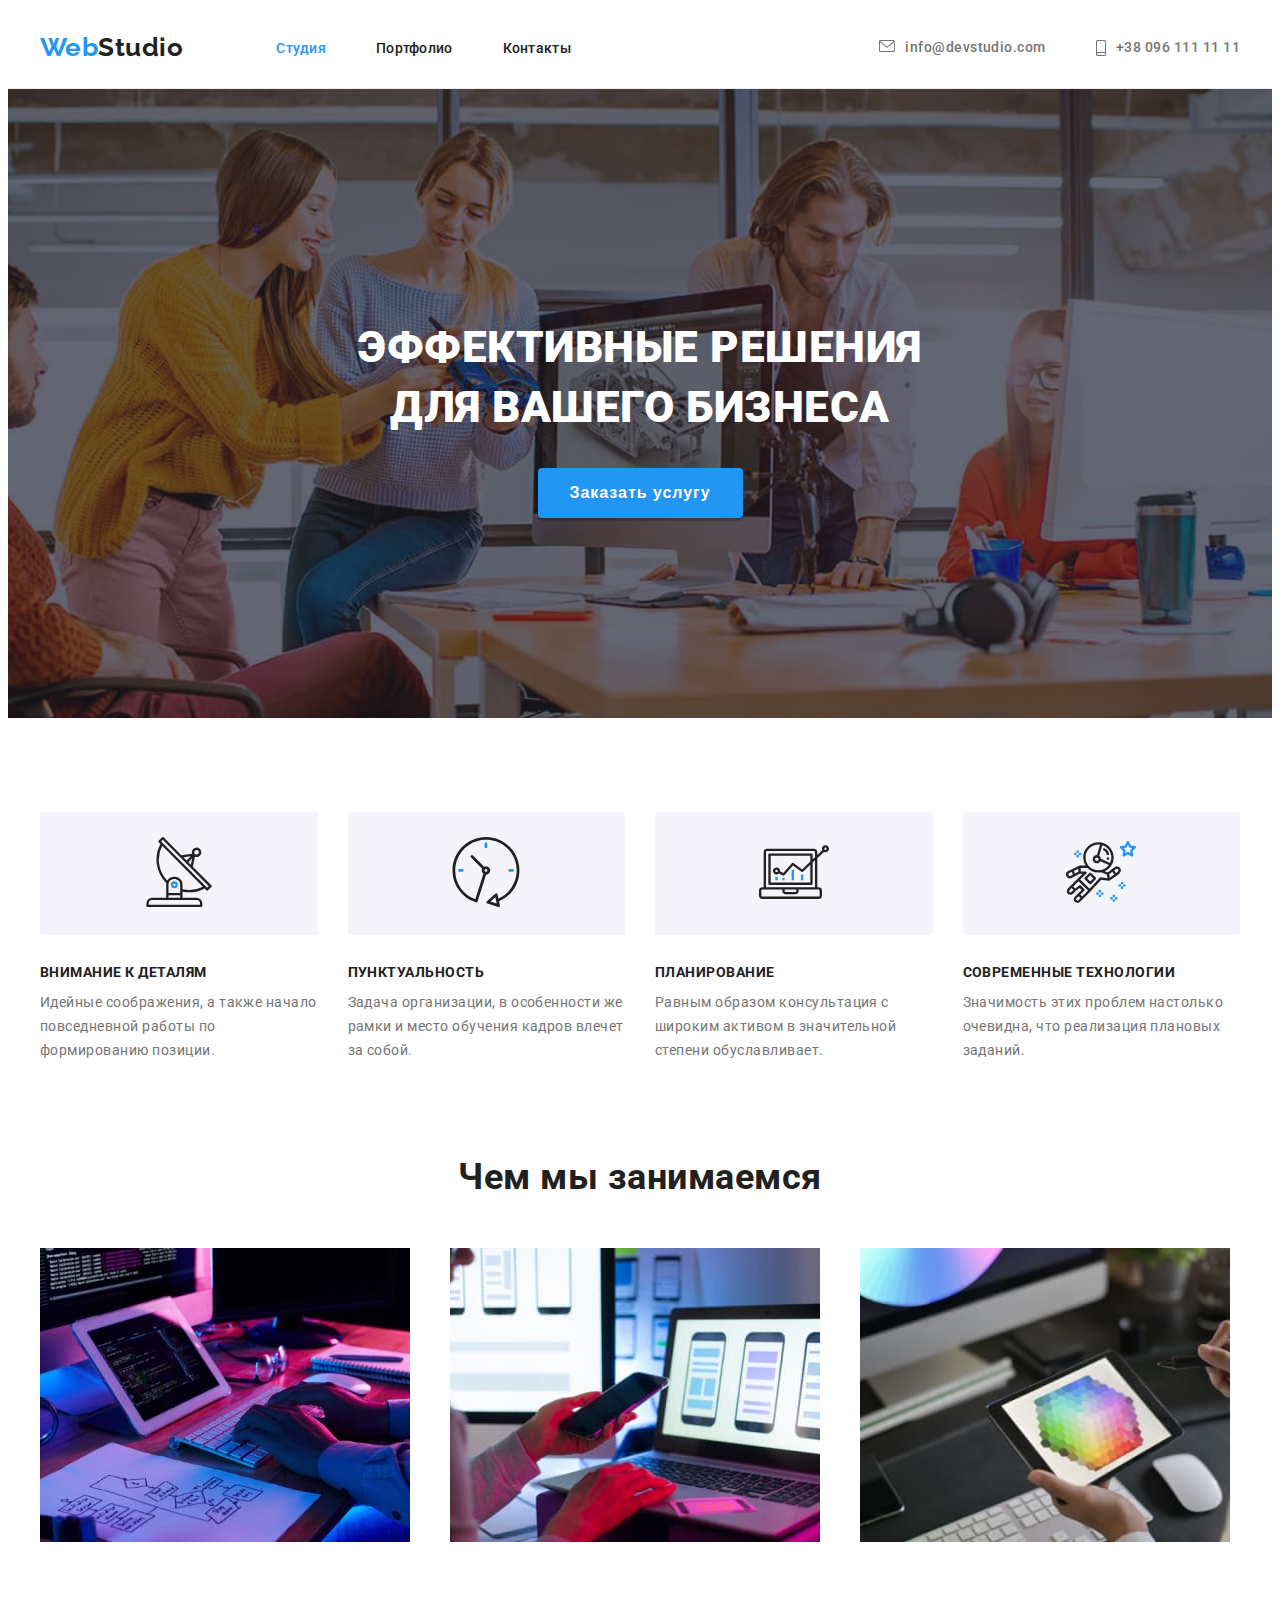
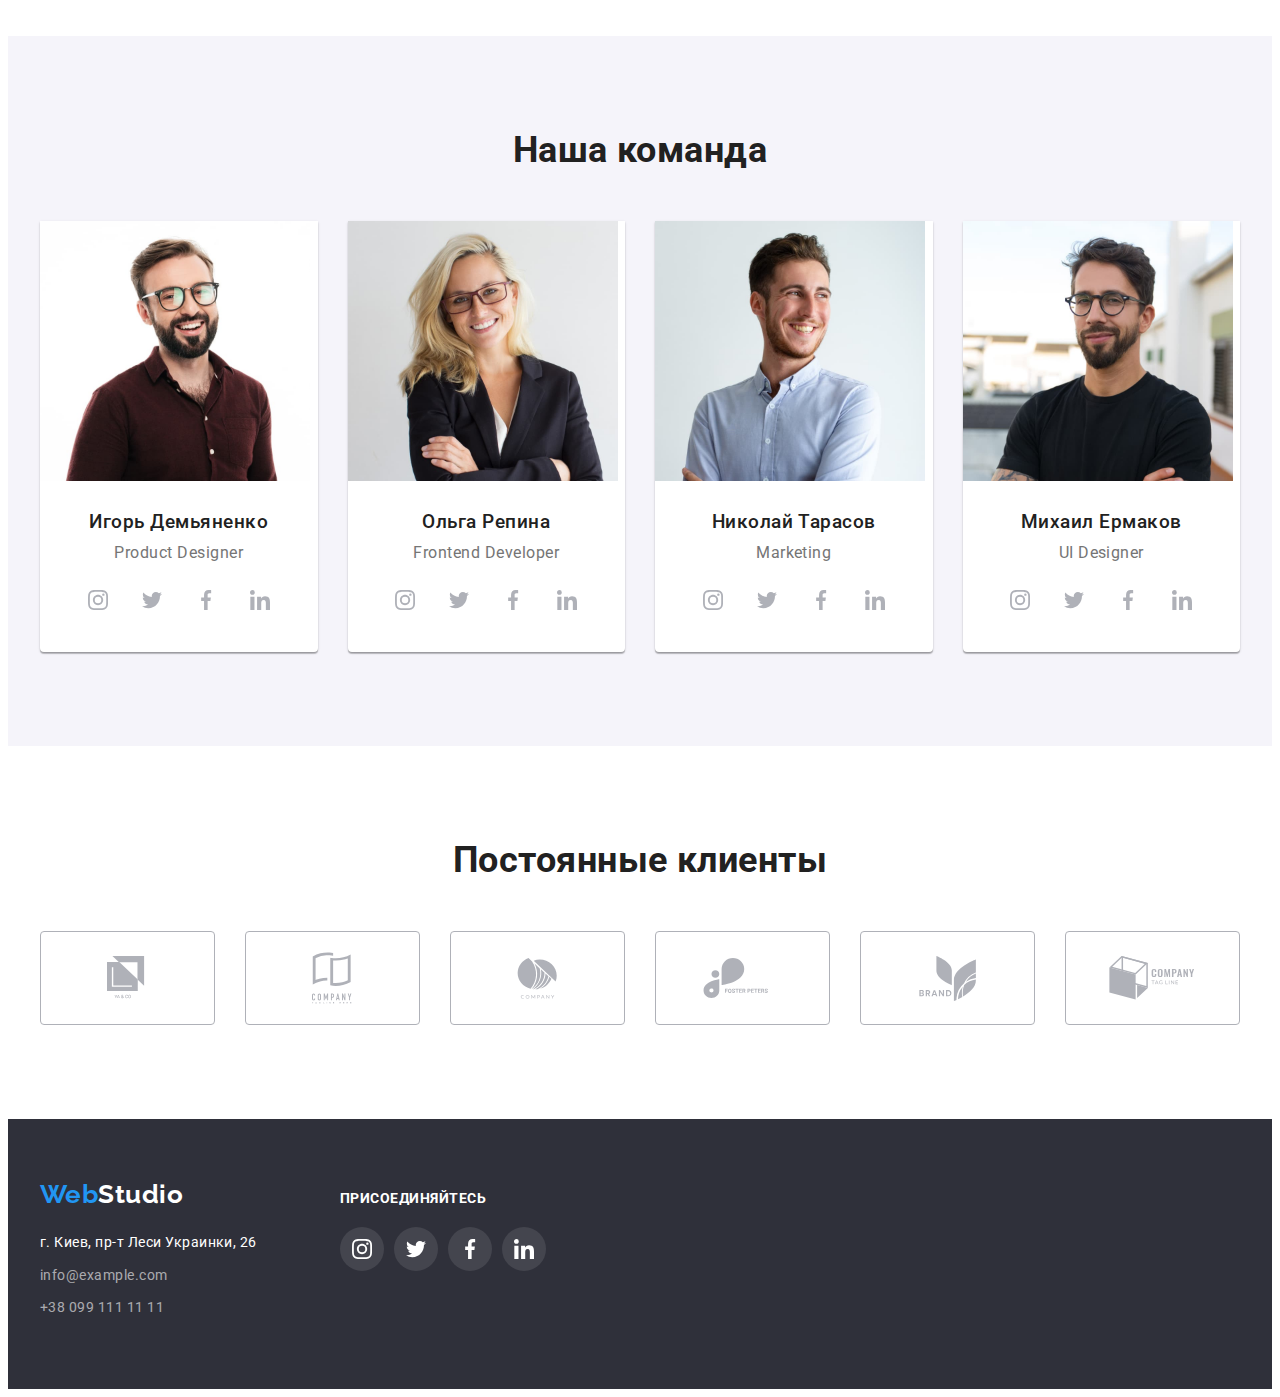
<file: index.html>
<!DOCTYPE html>
<html lang="ru">

<head>
  <meta charset="UTF-8" />
  <meta http-equiv="X-UA-Compatible" content="IE=edge" />
  <meta name="viewport" content="width=device-width, initial-scale=1.0" />
  <title>Студия</title>

  <link rel="preconnect" href="https://fonts.gstatic.com" />
  <link href="https://fonts.googleapis.com/css2?family=Raleway:wght@700&family=Roboto:wght@400;500;700;900&display=swap"
    rel="stylesheet" />
  <link rel="stylesheet" href="https://cdnjs.cloudflare.com/ajax/libs/modern-normalize/1.0.0/modern-normalize.min.css"
    integrity="sha512-ISS7cAi1PEhQ8jnbJpJZMd29NlhNj4AWYyLOSp2CE/CsHxTCu+r+t0D2yoJudVrd0/8fTVPUVDzY5Tvli75u/g=="
    crossorigin="anonymous" />

  <link rel="stylesheet" href="./css/styles.css" />
</head>

<body>
  <header class="site-header">
      <div class="container">
        <a href="./index.html" lang="en" class="logo"><span>Web</span>Studio</a>
        <nav>
          <ul class="nav-links list-none">
            <li class="item"><a href="./index.html" class="link current">Студия</a></li>
            <li class="item">
              <a href="./portfolio.html" class="link">Портфолио</a>
            </li>
            <li class="item"><a href="#" class="link">Контакты</a></li>
          </ul>
        </nav>
        <ul class="contact-header list-none">
          <li class="item">
            <a href="mailto:info@devstudio.com" class="link">
              <svg width="16" height="12" class="contact-icon">
                <use href="./images/icons.svg#envelope"></use>
              </svg>
              info@devstudio.com
            </a>
          </li>
          <li class="item">
            <a href="tel:+380961111111" class="link">
              <svg width="10" height="16" class="contact-icon">
                <use href="./images/icons.svg#smartphone"></use>
              </svg>
              +38 096 111 11 11
            </a>
          </li>
        </ul>
      </div>
    </header>
  <main>
    <!--Герой-->
    <section class="hero">
      <h1 class="hero-title">Эффективные решения для вашего бизнеса</h1>
      <button type="button" class="btn primary">Заказать услугу</button>
    </section>
    <!--Особенности-->
    <section class="features section">
      <div class="container">
        <h2 class="visually-hidden">Особенности</h2>
        <ul class="features-list list-none">
          <li class="features-item">
            <div class="icon-block">
              <svg class="icon">
                <use href="./images/icons.svg#antenna"></use>
              </svg>
            </div>
            <h3 class="item-title">Внимание к деталям</h3>
            <p class="item-info">
              Идейные соображения, а также начало повседневной работы по
              формированию позиции.
            </p>
          </li>
          <li class="features-item">
            <div class="icon-block">
              <svg class="icon">
                <use href="./images/icons.svg#clock"></use>
              </svg>
            </div>
            <h3 class="item-title">Пунктуальность</h3>
            <p class="item-info">
              Задача организации, в особенности же рамки и место обучения
              кадров влечет за собой.
            </p>
          </li>
          <li class="features-item">
            <div class="icon-block">
              <svg class="icon">
                <use href="./images/icons.svg#diagram"></use>
              </svg>
            </div>
            <h3 class="item-title">Планирование</h3>
            <p class="item-info">
              Равным образом консультация с широким активом в значительной
              степени обуславливает.
            </p>
          </li>
          <li class="features-item">
            <div class="icon-block">
              <svg class="icon">
                <use href="./images/icons.svg#astronaut"></use>
              </svg>
            </div>
            <h3 class="item-title">Современные технологии</h3>
            <p class="item-info">
              Значимость этих проблем настолько очевидна, что реализация
              плановых заданий.
            </p>
          </li>
        </ul>
      </div>
    </section>
    <!--Чем мы занимаемся-->
    <section class="about section">
      <div class="container">
        <h2 class="section-title">Чем мы занимаемся</h2>
        <ul class="about-list list-none">
          <li class="about-item">
            <img src="./images/img1.jpg" alt="программирование" width="370" />
          </li>
          <li class="about-item">
            <img src="./images/img2.jpg" alt="тестирование" width="370" />
          </li>
          <li class="about-item">
            <img src="./images/img3.jpg" alt="дизайн" width="370" />
          </li>
        </ul>
      </div>
    </section>
    <!--Наша команда-->
    <section class="team section">
      <div class="container">
        <h2 class="section-title">Наша команда</h2>
        <ul class="teammates-list list-none">
          <li class="teammates-item">
            <img src="./images/igor.jpg" alt="Игорь Демьяненко" width="270" />
            <div class="info">
              <h3 class="teammate-name">Игорь Демьяненко</h3>
              <p class="teammate-position">Product Designer</p>
              <ul class="socials list-none">
                <li class="item">
                  <a class="link" href="#">
                    <svg class="icon">
                      <use href="./images/icons.svg#instagram"></use>
                    </svg>
                  </a>
                </li>
                <li class="item">
                  <a class="link" href="#">
                    <svg class="icon">
                      <use href="./images/icons.svg#twitter"></use>
                    </svg>
                  </a>
                </li>
                <li class="item">
                  <a class="link" href="#">
                    <svg class="icon">
                      <use href="./images/icons.svg#facebook"></use>
                    </svg>
                  </a>
                </li>
                <li class="item">
                  <a class="link" href="#">
                    <svg class="icon">
                      <use href="./images/icons.svg#linkedin"></use>
                    </svg>
                  </a>
                </li>
              </ul>
            </div>
          </li>
          <li class="teammates-item">
            <img src="./images/olga.jpg" alt="Ольга Репина" width="270" />
            <div class="info">
              <h3 class="teammate-name">Ольга Репина</h3>
              <p class="teammate-position">Frontend Developer</p>
              <ul class="socials list-none">
                <li class="item">
                  <a class="link" href="#">
                    <svg class="icon">
                      <use href="./images/icons.svg#instagram"></use>
                    </svg>
                  </a>
                </li>
                <li class="item">
                  <a class="link" href="#">
                    <svg class="icon">
                      <use href="./images/icons.svg#twitter"></use>
                    </svg>
                  </a>
                </li>
                <li class="item">
                  <a class="link" href="#">
                    <svg class="icon">
                      <use href="./images/icons.svg#facebook"></use>
                    </svg>
                  </a>
                </li>
                <li class="item">
                  <a class="link" href="#">
                    <svg class="icon">
                      <use href="./images/icons.svg#linkedin"></use>
                    </svg>
                  </a>
                </li>
              </ul>
            </div>
          </li>
          <li class="teammates-item">
            <img src="./images/nikolay.jpg" alt="Николай Тарасов" width="270" />
            <div class="info">
              <h3 class="teammate-name">Николай Тарасов</h3>
              <p class="teammate-position">Marketing</p>
              <ul class="socials list-none">
                <li class="item">
                  <a class="link" href="#">
                    <svg class="icon">
                      <use href="./images/icons.svg#instagram"></use>
                    </svg>
                  </a>
                </li>
                <li class="item">
                  <a class="link" href="#">
                    <svg class="icon">
                      <use href="./images/icons.svg#twitter"></use>
                    </svg>
                  </a>
                </li>
                <li class="item">
                  <a class="link" href="#">
                    <svg class="icon">
                      <use href="./images/icons.svg#facebook"></use>
                    </svg>
                  </a>
                </li>
                <li class="item">
                  <a class="link" href="#">
                    <svg class="icon">
                      <use href="./images/icons.svg#linkedin"></use>
                    </svg>
                  </a>
                </li>
              </ul>
            </div>
          </li>
          <li class="teammates-item">
            <img src="./images/mihail.jpg" alt="Михаил Ермаков" width="270" />
            <div class="info">
              <h3 class="teammate-name">Михаил Ермаков</h3>
              <p class="teammate-position">UI Designer</p>
              <ul class="socials list-none">
                <li class="item">
                  <a class="link" href="#">
                    <svg class="icon">
                      <use href="./images/icons.svg#instagram"></use>
                    </svg>
                  </a>
                </li>
                <li class="item">
                  <a class="link" href="#">
                    <svg class="icon">
                      <use href="./images/icons.svg#twitter"></use>
                    </svg>
                  </a>
                </li>
                <li class="item">
                  <a class="link" href="#">
                    <svg class="icon">
                      <use href="./images/icons.svg#facebook"></use>
                    </svg>
                  </a>
                </li>
                <li class="item">
                  <a class="link" href="#">
                    <svg class="icon">
                      <use href="./images/icons.svg#linkedin"></use>
                    </svg>
                  </a>
                </li>
              </ul>
            </div>
          </li>
        </ul>
      </div>
    </section>
    <section class="section">
      <div class="container">
        <h2 class="section-title">Постоянные клиенты</h2>
        <ul class="clients-list list-none">
          <li class="item">
            <a href="#" class="link">
              <svg width="41" height="47" class="icon">
                <use href="./images/icons.svg#logo1"></use>
              </svg>
            </a>
          </li>
          <li class="item">
            <a href="#" class="link">
              <svg width="40" height="52" class="icon">
                <use href="./images/icons.svg#logo2"></use>
              </svg>
            </a>
          </li>
          <li class="item">
            <a href="#" class="link">
              <svg width="43" height="41" class="icon">
                <use href="./images/icons.svg#logo3"></use>
              </svg>
            </a>
          </li>
          <li class="item">
            <a href="#" class="link">
              <svg width="84" height="41" class="icon">
                <use href="./images/icons.svg#logo4"></use>
              </svg>
            </a>
          </li>
          <li class="item">
            <a href="#" class="link">
              <svg width="63" height="45" class="icon">
                <use href="./images/icons.svg#logo5"></use>
              </svg>
            </a>
          </li>
          <li class="item">
            <a href="#" class="link">
              <svg width="94" height="44" class="icon">
                <use href="./images/icons.svg#logo6"></use>
              </svg>
            </a>
          </li>
        </ul>
      </div>
    </section>
  </main>
  <footer class="site-footer">
    <div class="container">
      <div class="contact-footer footer-block">
        <a href="./index.html" lang="en" class="logo"><span>Web</span>Studio</a>
        <address class="site-address">
          <ul class="contact-footer list-none">
            <li class="item">
              <a href="https://goo.gl/maps/xm7McBDJ6hVbXLt16" target="_blank" rel="noopener noreferrer"
                class="address-info link">г. Киев, пр-т Леси Украинки, 26</a>
            </li>
            <li class="item">
              <a href="mailto:info@example.com" class="link">info@example.com</a>
            </li>
            <li class="item">
              <a href="tel:+380991111111" class="link">+38 099 111 11 11</a>
            </li>
          </ul>
        </address>
      </div>
      <div class="socials-footer footer-block">
        <h2 class="socials-title">Присоединяйтесь</h2>
        <ul class="socials list-none">
          <li class="item">
            <a class="link" href="#">
              <svg class="icon">
                <use href="./images/icons.svg#instagram"></use>
              </svg>
            </a>
          </li>
          <li class="item">
            <a class="link" href="#">
              <svg class="icon">
                <use href="./images/icons.svg#twitter"></use>
              </svg>
            </a>
          </li>
          <li class="item">
            <a class="link" href="#">
              <svg class="icon">
                <use href="./images/icons.svg#facebook"></use>
              </svg>
            </a>
          </li>
          <li class="item">
            <a class="link" href="#">
              <svg class="icon">
                <use href="./images/icons.svg#linkedin"></use>
              </svg>
            </a>
          </li>
      </div>
    </div>
  </footer>
</body>

</html>
</file>
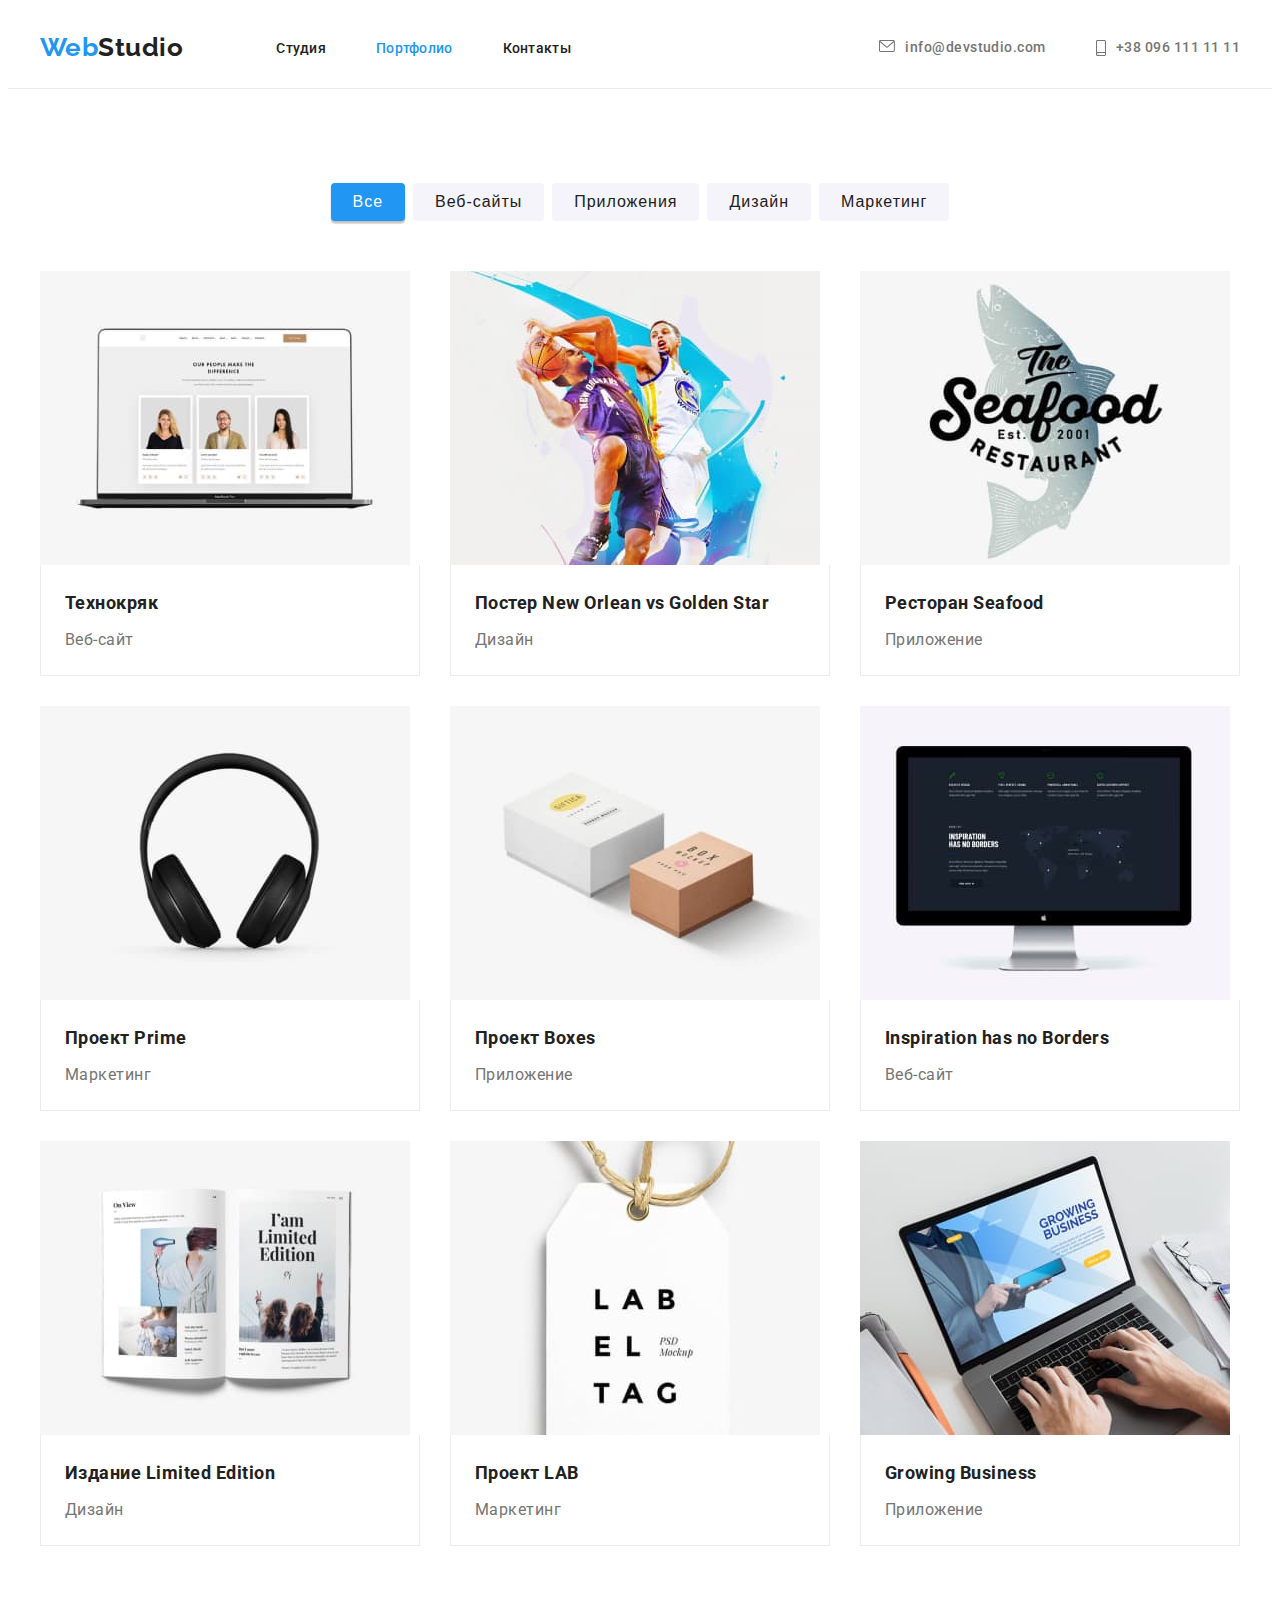
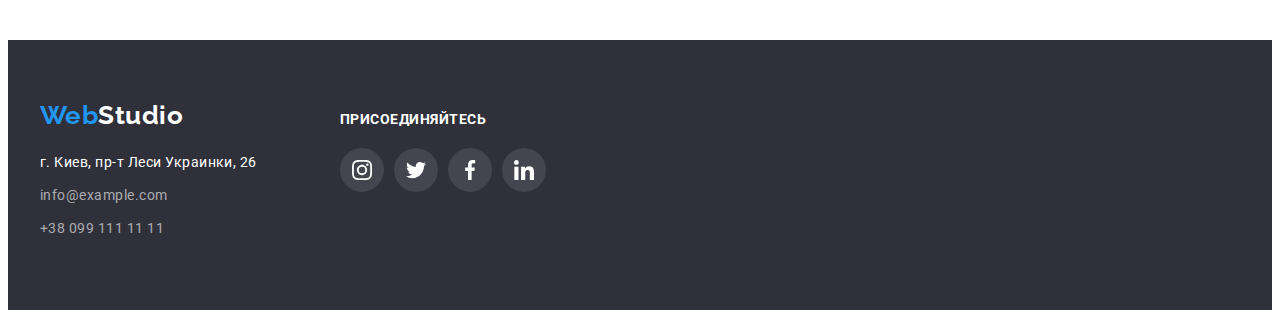
<file: portfolio.html>
<!DOCTYPE html>
<html lang="ru">
  <head>
    <meta charset="UTF-8" />
    <meta http-equiv="X-UA-Compatible" content="IE=edge" />
    <meta name="viewport" content="width=device-width, initial-scale=1.0" />
    <title>Портфолио</title>

    <link rel="preconnect" href="https://fonts.gstatic.com" />
    <link
      href="https://fonts.googleapis.com/css2?family=Raleway:wght@700&family=Roboto:wght@400;500;700;900&display=swap"
      rel="stylesheet"
    />
    <link
      rel="stylesheet"
      href="https://cdnjs.cloudflare.com/ajax/libs/modern-normalize/1.0.0/modern-normalize.min.css"
      integrity="sha512-ISS7cAi1PEhQ8jnbJpJZMd29NlhNj4AWYyLOSp2CE/CsHxTCu+r+t0D2yoJudVrd0/8fTVPUVDzY5Tvli75u/g=="
      crossorigin="anonymous"
    />

    <link rel="stylesheet" href="./css/styles.css" />
  </head>
  <body>
    <header class="site-header">
      <div class="container">
        <a href="./index.html" lang="en" class="logo"><span>Web</span>Studio</a>
        <nav>
          <ul class="nav-links list-none">
            <li class="item"><a href="./index.html" class="link">Студия</a></li>
            <li class="item">
              <a href="./portfolio.html" class="link current">Портфолио</a>
            </li>
            <li class="item"><a href="#" class="link">Контакты</a></li>
          </ul>
        </nav>
        <ul class="contact-header list-none">
          <li class="item">
            <a href="mailto:info@devstudio.com" class="link">
              <svg width="16" height="12" class="contact-icon">
                <use href="./images/icons.svg#envelope"></use>
              </svg>
              info@devstudio.com
            </a>
          </li>
          <li class="item">
            <a href="tel:+380961111111" class="link">
              <svg width="10" height="16" class="contact-icon">
                <use href="./images/icons.svg#smartphone"></use>
              </svg>
              +38 096 111 11 11
            </a>
          </li>
        </ul>
      </div>
    </header>
    <main>
      <section class="section">
        <div class="container">
          <h1 class="visually-hidden">Портфолио</h1>
          <ul class="filters list-none">
            <li class="item">
              <button type="button" class="btn primary">Все</button>
            </li>
            <li class="item">
              <button type="button" class="btn">Веб-сайты</button>
            </li>
            <li class="item">
              <button type="button" class="btn">Приложения</button>
            </li>
            <li class="item">
              <button type="button" class="btn">Дизайн</button>
            </li>
            <li class="item">
              <button type="button" class="btn">Маркетинг</button>
            </li>
          </ul>
          <ul class="projects-list list-none">
            <li class="projects-item">
              <a class="link" href="#">
                <img src="./images/project1.jpg" alt="Ноутбук" width="370" />
                <div class="text">
                  <h2 class="project-title">Технокряк</h2>
                  <p class="project-type">Веб-сайт</p>
                </div>
              </a>
            </li>
            <li class="projects-item">
              <a class="link" href="#">
                <img
                  src="./images/project2.jpg"
                  alt="Дизайн постера"
                  width="370"
                />
                <div class="text">
                  <h2 class="project-title">Постер New Orlean vs Golden Star</h2>
                  <p class="project-type">Дизайн</p>
                </div>
              </a>
            </li>
            <li class="projects-item">
              <a class="link" href="#">
                <img
                  src="./images/project3.jpg"
                  alt="Логотип ресторана"
                  width="370"
                />
                <div class="text">
                  <h2 class="project-title">Ресторан Seafood</h2>
                  <p class="project-type">Приложение</p>
                </div>
              </a>
            </li>
            <li class="projects-item">
              <a class="link" href="#">
                <img src="./images/project4.jpg" alt="Наушники" width="370" />
                <div class="text">
                  <h2 class="project-title">Проект Prime</h2>
                  <p class="project-type">Маркетинг</p>
                </div>
              </a>
            </li>
            <li class="projects-item">
              <a class="link" href="#">
                <img src="./images/project5.jpg" alt="Коробки" width="370" />
                <div class="text">
                  <h2 class="project-title">Проект Boxes</h2>
                  <p class="project-type">Приложение</p>
                </div>
              </a>
            </li>
            <li class="projects-item">
              <a class="link" href="#">
                <img src="./images/project6.jpg" alt="Веб-сайт" width="370" />
                <div class="text">
                  <h2 class="project-title">Inspiration has no Borders</h2>
                  <p class="project-type">Веб-сайт</p>
                </div>
              </a>
            </li>
            <li class="projects-item">
              <a class="link" href="#">
                <img src="./images/project7.jpg" alt="Журнал" width="370" />
                <div class="text">
                  <h2 class="project-title">Издание Limited Edition</h2>
                  <p class="project-type">Дизайн</p>
                </div>
              </a>
            </li>
            <li class="projects-item">
              <a class="link" href="#">
                <img src="./images/project8.jpg" alt="Этикетка" width="370" />
                <div class="text">
                  <h2 class="project-title">Проект LAB</h2>
                  <p class="project-type">Маркетинг</p>
                </div>
              </a>
            </li>
            <li class="projects-item">
              <a class="link" href="#">
                <img src="./images/project9.jpg" alt="Ноутбук" width="370" />
                <div class="text">
                  <h2 class="project-title">Growing Business</h2>
                  <p class="project-type">Приложение</p>
                </div>
              </a>
            </li>
          </ul>
        </div>
      </section>
    </main>
    <footer class="site-footer">
    <div class="container">
      <div class="contact-footer footer-block">
        <a href="./index.html" lang="en" class="logo"><span>Web</span>Studio</a>
        <address class="site-address">
          <ul class="contact-footer list-none">
            <li class="item">
              <a href="https://goo.gl/maps/xm7McBDJ6hVbXLt16" target="_blank" rel="noopener noreferrer"
                class="address-info link">г. Киев, пр-т Леси Украинки, 26</a>
            </li>
            <li class="item">
              <a href="mailto:info@example.com" class="link">info@example.com</a>
            </li>
            <li class="item">
              <a href="tel:+380991111111" class="link">+38 099 111 11 11</a>
            </li>
          </ul>
        </address>
      </div>
      <div class="socials-footer footer-block">
        <h2 class="socials-title">Присоединяйтесь</h2>
        <ul class="socials list-none">
          <li class="item">
            <a class="link" href="#">
              <svg class="icon">
                <use href="./images/icons.svg#instagram"></use>
              </svg>
            </a>
          </li>
          <li class="item">
            <a class="link" href="#">
              <svg class="icon">
                <use href="./images/icons.svg#twitter"></use>
              </svg>
            </a>
          </li>
          <li class="item">
            <a class="link" href="#">
              <svg class="icon">
                <use href="./images/icons.svg#facebook"></use>
              </svg>
            </a>
          </li>
          <li class="item">
            <a class="link" href="#">
              <svg class="icon">
                <use href="./images/icons.svg#linkedin"></use>
              </svg>
            </a>
          </li>
      </div>
    </div>
  </footer>
  </body>
</html>
</file>
<file: css/styles.css>
:root {
  --primary-text-color: #757575;
  --title-text-color: #212121;
  --accent-color: #2196f3;
  --white-color: #ffffff;
  --secondary-bg-color: #f5f4fa;
  --dark-bg-color: #2f303a;
  --hero-overlay-color: rgba(47, 48, 58, 0.4);
  --footer-contact-color: rgba(255, 255, 255, 0.6);
  --header-border-color: #ececec;
  --icon-color: #afb1b8;
  --socials-bg-footer-color: rgba(255, 255, 255, 0.1);

  --shadow-btn: 0px 3px 1px rgba(0, 0, 0, 0.1), 0px 1px 2px rgba(0, 0, 0, 0.08),
    0px 2px 2px rgba(0, 0, 0, 0.12);
  --shadow-teammates-card: 0px 1px 3px rgba(0, 0, 0, 0.12),
    0px 1px 1px rgba(0, 0, 0, 0.14), 0px 2px 1px rgba(0, 0, 0, 0.2);
  --shadow-projects-hover: 0px 1px 1px rgba(0, 0, 0, 0.12),
    0px 4px 4px rgba(0, 0, 0, 0.06), 1px 4px 6px rgba(0, 0, 0, 0.16);

  /* ??? */
  --projects-border: 1px solid #ececec;

  --content-width: 1200px;
  --card-magrin: 30px;
}

body {
  background-color: var(--white-color);

  color: var(--primary-text-color);
  font-family: "Roboto", sans-serif;
  letter-spacing: 0.03em;
}

img {
  display: block;
  max-width: 100%;
  height: auto;
}

.visually-hidden {
  position: absolute !important;
  clip: rect(1px 1px 1px 1px);
  clip: rect(1px, 1px, 1px, 1px);
  padding: 0 !important;
  border: 0 !important;
  height: 1px !important;
  width: 1px !important;
  overflow: hidden;
}

.list-none {
  list-style: none;
  padding: 0;
  margin: 0;
}

.link {
  text-decoration: none;
}

.section {
  padding-top: 94px;
  padding-bottom: 94px;
}

.section-title {
  margin-top: 0;
  margin-bottom: 50px;

  text-align: center;
  color: var(--title-text-color);
  font-size: 36px;
  font-weight: 700;
  line-height: 1.14;
}

.container {
  max-width: var(--content-width);
  margin: 0 auto;
  padding-left: 15px;
  padding-right: 15px;
}

/* Buttons */
.btn {
  background-color: var(--secondary-bg-color);

  color: var(--title-text-color);
  font-size: 16px;
  font-weight: 700;
  letter-spacing: 0.06em;
  line-height: 1.86;

  padding: 10px 32px;
  border: none;
  border-radius: 4px;

  cursor: pointer;
}

.btn:hover,
.btn:focus,
.btn.primary {
  background-color: var(--accent-color);

  color: var(--white-color);
  box-shadow: var(--shadow-btn);
}
.socials {
  display: flex;
}

.socials .item:not(:last-child) {
  margin-right: 10px;
}

.socials .link {
  display: flex;
  padding: 12px;
  border-radius: 50%;
}

.socials .icon {
  width: 20px;
  height: 20px;

  fill: currentColor;
}
/* Header */
.site-header {
  font-size: 14px;
  font-weight: 500;
  border-bottom: 1px solid var(--header-border-color);
}

.site-header > .container {
  display: flex;
  align-items: center;
}

.site-header nav {
  display: flex;
  align-items: center;
}

.logo {
  margin-right: 93px;

  color: var(--title-text-color);
  font-family: "Raleway", sans-serif;
  font-weight: 700;
  font-size: 26px;
  text-decoration: none;
  line-height: 1.2;
}

.logo > span {
  color: var(--accent-color);
}

.nav-links {
  display: flex;
}
.nav-links > .item:not(:last-child) {
  margin-right: 50px;
}

.nav-links .link {
  display: block;
  padding-top: 32px;
  padding-bottom: 32px;

  color: var(--title-text-color);
  letter-spacing: 0.02em;
}

.contact-header {
  display: flex;
  margin-left: auto;
}

.contact-header > .item {
  color: var(--primary-text-color);
}

.contact-header > .item:not(:last-child) {
  margin-right: 50px;
}

.contact-header .contact-icon {
  margin-right: 10px;
  fill: currentColor;
}

.contact-header .link {
  display: flex;
  color: var(--primary-text-color);
  line-height: 1.14;
}

.nav-links .link:hover,
.nav-links .link:focus,
.contact-header .link:hover,
.contact-header .link:focus,
.link.current {
  color: var(--accent-color);
}

/* Hero */
.hero {
  max-width: 1600px;
  margin-left: auto;
  margin-right: auto;
  padding-top: 200px;
  padding-bottom: 200px;

  background-image: linear-gradient(
      var(--hero-overlay-color),
      var(--hero-overlay-color)
    ),
    url("../images/bg_hero.jpg");
  background-position: center;
  background-size: cover;

  text-align: center;
}

.hero .hero-title {
  margin-left: auto;
  margin-right: auto;
  margin-bottom: 30px;
  max-width: 650px;

  font-size: 44px;
  font-weight: 900;
  line-height: 1.36;
  color: var(--white-color);

  text-transform: uppercase;
}

/* Features */
.features {
  font-size: 14px;
}

.features-list {
  display: flex;
  flex-wrap: wrap;
  margin-left: calc(-1 * var(--card-magrin));
  margin-top: calc(-1 * var(--card-magrin));
}

.features-list .features-item {
  flex-basis: calc(100% / 4 - var(--card-magrin));
  margin-left: var(--card-magrin);
  margin-top: var(--card-magrin);
}

.features-list .icon-block {
  border-radius: 4px;
  padding-top: 25px;
  padding-bottom: 25px;
  margin-bottom: 30px;
  text-align: center;

  background-color: var(--secondary-bg-color);
}

.features-list .icon {
  width: 70px;
  height: 70px;
}

.features-list .item-title {
  margin-top: 0;
  margin-bottom: 10px;

  color: var(--title-text-color);
  font-size: 14px;
  text-transform: uppercase;
  font-weight: 700;
  line-height: 1.14;
}

.features-list .item-info {
  margin: 0;
  line-height: 1.71;
}

/* About */
.about {
  padding-top: 0;
}

.about-list {
  display: flex;
  flex-wrap: wrap;
  margin-left: calc(-1 * var(--card-magrin));
  margin-top: calc(-1 * var(--card-magrin));
}

.about-list .about-item {
  flex-basis: calc(100% / 3 - var(--card-magrin));
  margin-left: var(--card-magrin);
  margin-top: var(--card-magrin);
}

/* Team */
.team {
  background-color: var(--secondary-bg-color);

  font-size: 16px;
  line-height: 1.2;
}

.teammates-list {
  display: flex;
  flex-wrap: wrap;
  margin-left: calc(-1 * var(--card-magrin));
  margin-top: calc(-1 * var(--card-magrin));
}

.team .teammates-item {
  flex-basis: calc(100% / 4 - var(--card-magrin));
  margin-left: var(--card-magrin);
  margin-top: var(--card-magrin);
  border-radius: 0px 0px 4px 4px;
  box-shadow: var(--shadow-teammates-card);

  background-color: var(--white-color);
}

.teammates-item .info {
  padding-top: 30px;
  padding-bottom: 30px;

  text-align: center;
}

.team .teammate-name {
  margin-top: 0;
  margin-bottom: 10px;

  font-weight: 500;
  color: var(--title-text-color);
}

.team .teammate-position {
  margin: 0;
  margin-bottom: 16px;
}

.team .socials {
  justify-content: center;
}

.team .link {
  color: var(--icon-color);
}

.team .link:hover,
.team .link:focus {
  background-color: var(--accent-color);
  color: var(--white-color);
}

/* Clients */

.clients-list {
  display: flex;
  flex-wrap: wrap;
  margin-left: calc(-1 * var(--card-magrin));
  margin-top: calc(-1 * var(--card-magrin));
}

.clients-list .item {
  flex-basis: calc(100% / 6 - var(--card-magrin));
  margin-top: var(--card-magrin);
  margin-left: var(--card-magrin);
}

.clients-list .link {
  display: flex;
  height: 92px;
  border: 1px solid var(--icon-color);
  border-radius: 4px;

  justify-content: center;
  align-items: center;

  color: var(--icon-color);
}

.clients-list .link:hover,
.clients-list .link:focus {
  border-color: var(--accent-color);
}

.clients-list .link:hover,
.clients-list .link:focus {
  color: var(--accent-color);
}

.clients-list .icon {
  /* width: 106px;
  height: 60px; */

  fill: currentColor;
}

/* Projects */

.filters {
  display: flex;
  justify-content: center;
  margin-bottom: 50px;
}

.filters .item:not(:last-child) {
  margin-right: 8px;
}

.filters .btn {
  font-weight: 500;
  line-height: 1.6;

  padding: 6px 22px;
}

.projects-list {
  display: flex;
  flex-wrap: wrap;
  margin-left: calc(-1 * var(--card-magrin));
  margin-top: calc(-1 * var(--card-magrin));
}

.projects-item {
  flex-basis: calc(100% / 3 - var(--card-magrin));
  margin-left: var(--card-magrin);
  margin-top: var(--card-magrin);
}

.projects-item .link {
  display: block;
}

.projects-item .link:hover,
.projects-item .link:focus {
  box-shadow: var(--shadow-projects-hover);
}

.projects-item .text {
  padding: 20px 24px;
  border-right: var(--projects-border);
  border-bottom: var(--projects-border);
  border-left: var(--projects-border);
}

.project-title {
  margin-top: 0;
  margin-bottom: 4px;

  font-size: 18px;
  line-height: 2;
  color: var(--title-text-color);
}

.project-type {
  margin: 0;

  color: var(--primary-text-color);
  font-size: 16px;
  line-height: 1.88;
}

/* Footer */
.site-footer {
  padding-top: 60px;
  padding-bottom: 60px;

  background-color: var(--dark-bg-color);

  line-height: 1.71;

  color: var(--white-color);
}

.site-footer .container {
  display: flex;
  flex-wrap: wrap;
}

.footer-block {
  flex-basis: calc(100% / 4 - var(--card-magrin));
  margin-right: var(--card-magrin);
}

.site-footer .logo {
  margin-bottom: 20px;
  display: block;

  color: var(--white-color);
}

.site-footer .site-address {
  font-style: normal;
  font-size: 14px;
}

.contact-footer .item {
  margin-bottom: 9px;
}

.contact-footer .link {
  color: var(--footer-contact-color);
}

.address-info.link {
  color: var(--white-color);
}

.contact-footer .link:hover,
.contact-footer .link:focus,
.address-text:hover,
.address-text:focus {
  color: var(--accent-color);
}

.socials-footer {
  padding-top: 12px;
}

.socials-footer .socials-title {
  margin-top: 0;
  margin-bottom: 20px;

  color: var(--white-color);
  font-size: 14px;
  line-height: 1.14;
  text-transform: uppercase;
}

.socials-footer .link {
  color: var(--white-color);
  background-color: var(--socials-bg-footer-color);
}
.socials-footer .link:hover,
.socials-footer .link:focus {
  background-color: var(--accent-color);
}
</file>
